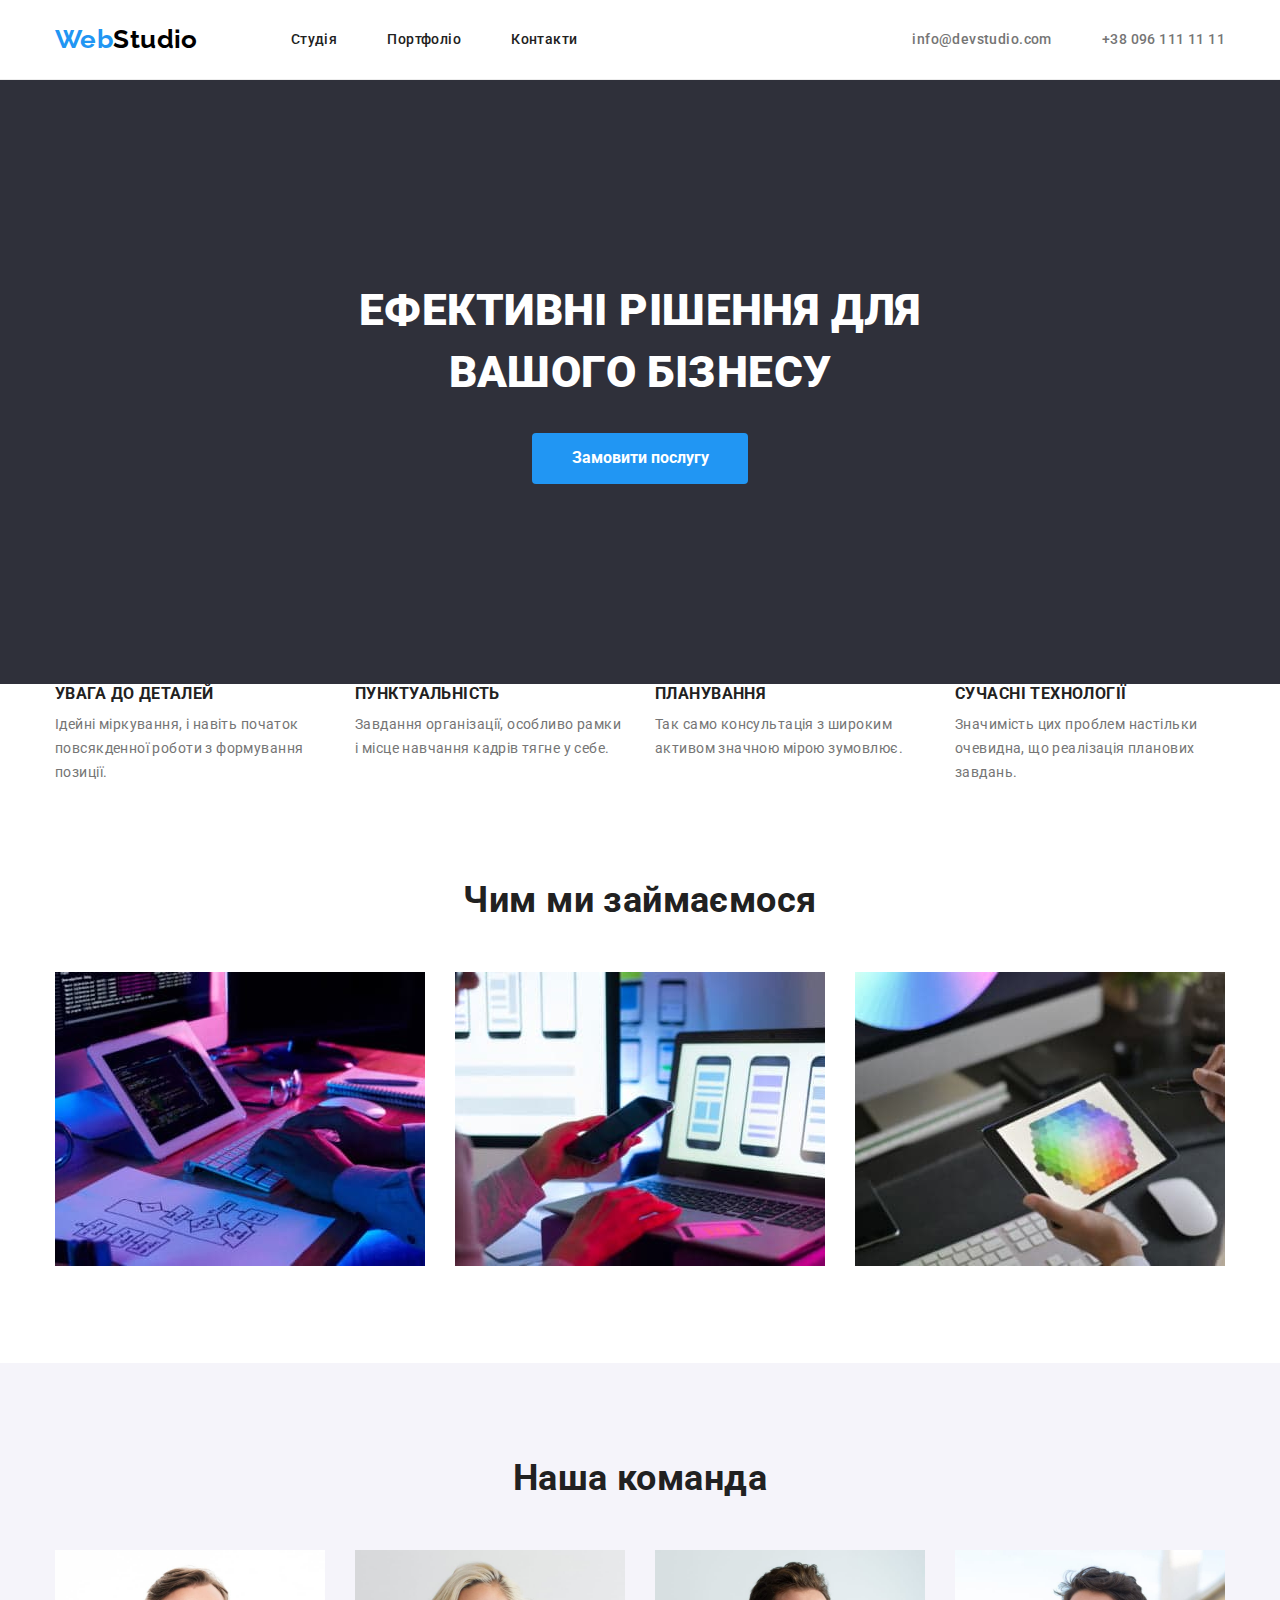
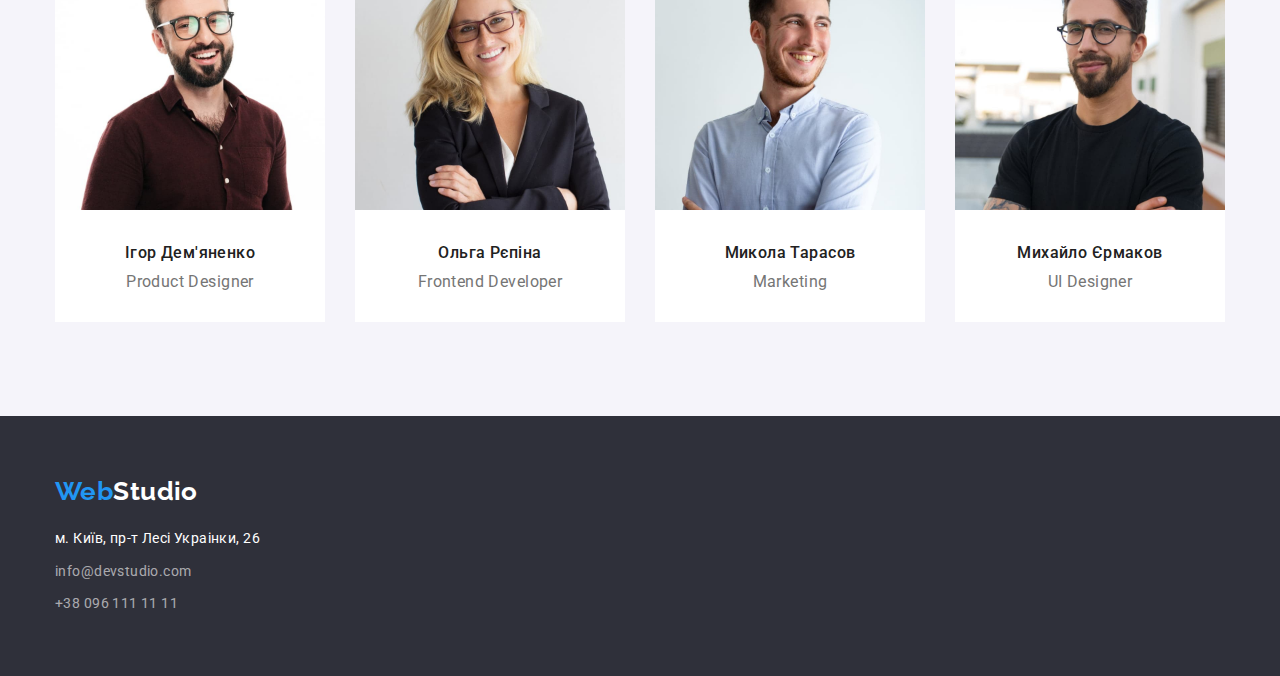
<file: index.html>
<!DOCTYPE html>
<html lang="uk">
  <head>
    <meta charset="UTF-8" />
    <meta http-equiv="X-UA-Compatible" content="IE=edge" />
    <meta name="viewport" content="width=device-width, initial-scale=1.0" />
    <title>Main Page</title>
    <link rel="preconnect" href="https://fonts.googleapis.com" />
    <link rel="preconnect" href="https://fonts.gstatic.com" crossorigin />
    <link
      href="https://fonts.googleapis.com/css2?family=Raleway:wght@700&family=Roboto:wght@400;500;700;900&display=swap"
      rel="stylesheet"
    />
    <link
      rel="stylesheet"
      href="https://cdnjs.cloudflare.com/ajax/libs/modern-normalize/1.1.0/modern-normalize.min.css"
    />
    <link rel="stylesheet" href="./css/styles.css" />
  </head>
  <body>
    <!--Header-->
    <header class="header">
      <div class="container top">
        <nav class="main-nav">
          <a class="logo" href="" lang="en">Web<span>Studio</span></a>
          <ul class="unstyled-navlist">
            <li class="item">
              <a class="nav-link current" href="">Студія</a>
            </li>
            <li class="item">
              <a
                class="nav-link"
                rel="noopener noreferrer nofollow"
                href="./portfolio.html"
                >Портфоліо</a
              >
            </li>
            <li class="item"><a class="nav-link" href="">Контакти</a></li>
          </ul>
        </nav>
        <ul class="contact-list">
          <li class="item">
            <a class="contact-link" href="mailto:info@devstudio.com"
              >info@devstudio.com</a
            >
          </li>
          <li class="item">
            <a class="contact-link" href="tel:+380961111111"
              >+38 096 111 11 11</a
            >
          </li>
        </ul>
      </div>
    </header>
    <!--Board-->

    <main>
      <section class="hero">
        <div class="container">
          <h1 class="headline">Ефективні рішення для вашого бізнесу</h1>
          <button type="button" class="main-button">Замовити послугу</button>
        </div>
      </section>
      <!--Values-->
      <section class="section">
        <div class="container">
          <h2 class="visually-hidden">Наші особливості</h2>
          <ul class="unstyled-list features">
            <li class="item">
              <h3 class="caption">Увага до деталей</h3>
              <p class="desc">
                Ідейні міркування, і навіть початок повсякденної роботи з
                формування позиції.
              </p>
            </li>
            <li class="item">
              <h3 class="caption">Пунктуальність</h3>
              <p class="desc">
                Завдання організації, особливо рамки і місце навчання кадрів
                тягне у себе.
              </p>
            </li>
            <li class="item">
              <h3 class="caption">Планування</h3>
              <p class="desc">
                Так само консультація з широким активом значною мірою зумовлює.
              </p>
            </li>
            <li class="item">
              <h3 class="caption">Сучасні технології</h3>
              <p class="desc">
                Значимість цих проблем настільки очевидна, що реалізація
                планових завдань.
              </p>
            </li>
          </ul>
        </div>
      </section>
      <!--What we do-->
      <section class="section">
        <div class="container">
          <h2 class="subject">Чим ми займаємося</h2>
          <ul class="unstyled-list about-us">
            <li class="item">
              <img
                class="image"
                src="./images/image-1.jpg"
                alt="верстка"
                width="370"
              />
            </li>
            <li class="item">
              <img
                class="image"
                src="./images/image-2.jpg"
                alt="створення прототипів"
                width="370"
              />
            </li>
            <li class="item">
              <img
                class="image"
                src="./images/image-3.jpg"
                alt="дизайн"
                width="370"
              />
            </li>
          </ul>
        </div>
      </section>
      <!--Team-->
      <section class="team-section">
        <div class="container">
          <h2 class="subject">Наша команда</h2>
          <ul class="unstyled-list team">
            <li class="card-item">
              <img
                class="image"
                src="./images/image-4.jpg"
                alt="член команди"
                width="270"
              />
              <div class="team-div">
              <h3 class="name">Ігор Дем'яненко</h3>
              <p class="position">Product Designer</p>
            </div>
            </li>
            <li class="card-item">
              <img
                class="image"
                src="./images/image-5.jpg"
                alt="член команди"
                width="270"
              />
              <div class="team-div">
              <h3 class="name">Ольга Рєпіна</h3>
              <p class="position">Frontend Developer</p>
            </div>
            </li>
            <li class="card-item">
              <img
                class="image"
                src="./images/image-6.jpg"
                alt="член команди"
                width="270"
              />
              <div class="team-div">
              <h3 class="name">Микола Тарасов</h3>
              <p class="position">Marketing</p>
            </div>
            </li>
            <li class="card-item">
              <img
                class="image"
                src="./images/image-7.jpg"
                alt="член команди"
                width="270"
              />
              <div class="team-div">
              <h3 class="name">Михайло Єрмаков</h3>
              <p class="position">UI Designer</p>
            </div>
            </li>
          </ul>
        </div>
      </section>
    </main>

    <!--Footer-->
    <footer class="footer">
      <div class="container">
        <a class="footer-logo" href="" lang="en">Web<span>Studio</span></a>
        <address>
          <ul class="unstyled-list">
            <li class="address">
              <a
                class="address"
                href="https://goo.gl/maps/CPtrU1FHBa2aNyZL9"
                target="_blank"
                rel="noopener noreferrer nofollow"
                >м. Київ, пр-т Лесі Украінки, 26</a
              >
            </li>
            <li class="address-item">
              <a class="address-link" href="mailto:info@devstudio.com"
                >info@devstudio.com</a
              >
            </li>
            <li class="address-item">
              <a class="address-link" href="tel:+380961111111"
                >+38 096 111 11 11</a
              >
            </li>
          </ul>
        </address>
      </div>
    </footer>
  </body>
</html>
</file>
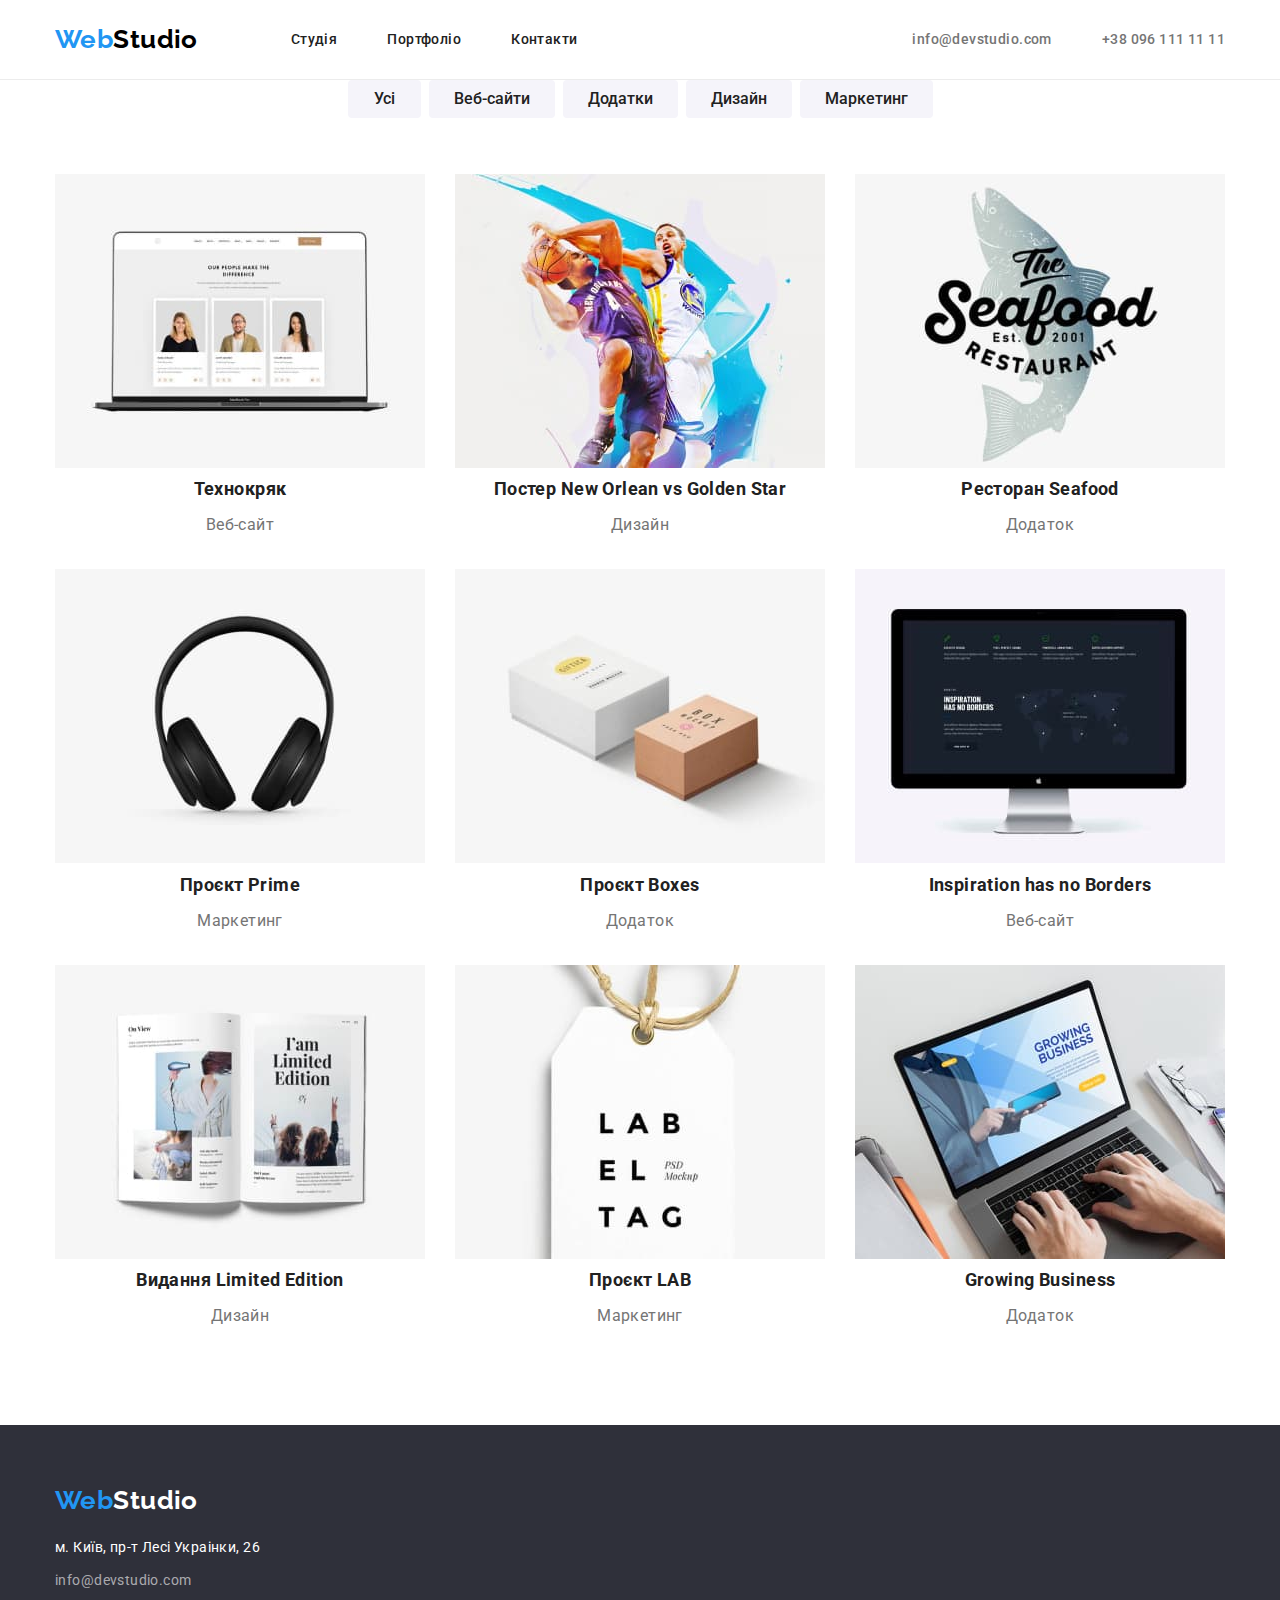
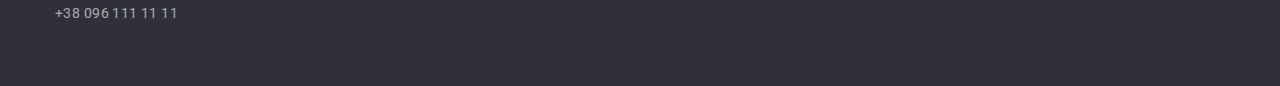
<file: portfolio.html>
<!DOCTYPE html>
<html lang="uk">
  <head>
    <meta charset="UTF-8" />
    <meta http-equiv="X-UA-Compatible" content="IE=edge" />
    <meta name="viewport" content="width=device-width, initial-scale=1.0" />
    <title>Portfolio</title>
    <link rel="preconnect" href="https://fonts.googleapis.com" />
    <link rel="preconnect" href="https://fonts.gstatic.com" crossorigin />
    <link
      href="https://fonts.googleapis.com/css2?family=Raleway:wght@700&family=Roboto:wght@400;500;700;900&display=swap"
      rel="stylesheet"
    />
    <link
      rel="stylesheet"
      href="https://cdnjs.cloudflare.com/ajax/libs/modern-normalize/1.1.0/modern-normalize.min.css"
    />
    <link rel="stylesheet" href="./css/styles.css" />
  </head>
  <body class="body">
    <!--Header-->
    <header class="header">
      <div class="container top">
        <nav class="main-nav">
          <a class="logo" href="" lang="en">Web<span>Studio</span></a>
          <ul class="unstyled-navlist">
            <li class="item">
              <a
                class="nav-link"
                href="./index.html"
                rel="noopener noreferrer nofollow"
                >Студія</a
              >
            </li>
            <li class="item">
              <a class="nav-link current" href="">Портфоліо</a>
            </li>
            <li class="item"><a class="nav-link" href="">Контакти</a></li>
          </ul>
        </nav>
        <ul class="contact-list">
          <li class="item">
            <a class="contact-link" href="mailto:info@devstudio.com"
              >info@devstudio.com</a
            >
          </li>
          <li class="item">
            <a class="contact-link" href="tel:+380961111111"
              >+38 096 111 11 11</a
            >
          </li>
        </ul>
      </div>
    </header>

    <main class="main">
      <!--Portfolio-->
      <section class="section portfolio-section">
        <div class="container portfolio-container">
          <h1 class="visually-hidden">Портфоліо</h1>
          <ul class="unstyled-list buttons-list">
            <li class="item-button"><button type="button">Усі</button></li>
            <li class="item-button">
              <button type="button">Веб-сайти</button>
            </li>
            <li class="item-button"><button type="button">Додатки</button></li>
            <li class="item-button"><button type="button">Дизайн</button></li>
            <li class="item-button">
              <button type="button">Маркетинг</button>
            </li>
          </ul>

          <ul class="unstyled-list portfolio-list">
            <li class="card">
              <img
                class="image"
                src="./images/img-1.jpg"
                alt="приклад вебсайту"
                width="370"
              />
              <h2 class="title">Технокряк</h2>
              <p class="subtitle">Веб-сайт</p>
            </li>
            <li class="card">
              <img
                class="image"
                src="./images/img-2.jpg"
                alt="спортивний постер"
                width="370"
              />
              <h2 class="title">
                Постер <span lang="en">New Orlean vs Golden Star</span>
              </h2>
              <p class="subtitle">Дизайн</p>
            </li>
            <li class="card">
              <img
                class="image"
                src="./images/img-3.jpg"
                alt="лого ресторану"
                width="370"
              />
              <h2 class="title">Ресторан <span lang="en">Seafood</span></h2>
              <p class="subtitle">Додаток</p>
            </li>
            <li class="card">
              <img
                class="image"
                src="./images/img-4.jpg"
                alt="навушники"
                width="370"
              />
              <h2 class="title">Проєкт <span lang="en">Prime</span></h2>
              <p class="subtitle">Маркетинг</p>
            </li>
            <li class="card">
              <img
                class="image"
                src="./images/img-5.jpg"
                alt="коробки"
                width="370"
              />
              <h2 class="title">Проєкт <span lang="en">Boxes</span></h2>
              <p class="subtitle">Додаток</p>
            </li>
            <li class="card">
              <img
                class="image"
                src="./images/img-6.jpg"
                alt="приклад вебсайту"
                width="370"
              />
              <h2 class="title">Inspiration has no Borders</h2>
              <p class="subtitle">Веб-сайт</p>
            </li>
            <li class="card">
              <img
                class="image"
                src="./images/img-7.jpg"
                alt="журнал"
                width="370"
              />
              <h2 class="title">
                Видання <span lang="en">Limited Edition</span>
              </h2>
              <p class="subtitle">Дизайн</p>
            </li>
            <li class="card">
              <img
                class="image"
                src="./images/img-8.jpg"
                alt="ярлик"
                width="370"
              />
              <h2 class="title">Проєкт <span lang="en">LAB</span></h2>
              <p class="subtitle">Маркетинг</p>
            </li>
            <li class="card">
              <img
                class="image"
                src="./images/img-9.jpg"
                alt="бізнес-додаток"
                width="370"
              />
              <h2 class="title">Growing Business</h2>
              <p class="subtitle">Додаток</p>
            </li>
          </ul>
        </div>
      </section>
    </main>

    <!--Footer-->
    <footer class="footer">
      <div class="container">
        <a class="footer-logo" href="" lang="en">Web<span>Studio</span></a>
        <address>
          <ul class="unstyled-list">
            <li class="address">
              <a
                class="address"
                href="https://goo.gl/maps/CPtrU1FHBa2aNyZL9"
                target="_blank"
                rel="noopener noreferrer nofollow"
                >м. Київ, пр-т Лесі Украінки, 26</a
              >
            </li>
            <li class="address-item">
              <a class="address-link" href="mailto:info@devstudio.com"
                >info@devstudio.com</a
              >
            </li>
            <li class="address-item">
              <a class="address-link" href="tel:+380961111111"
                >+38 096 111 11 11</a
              >
            </li>
          </ul>
        </address>
      </div>
    </footer>
  </body>
</html>
</file>
<file: css/styles.css>
:root {
  --primary-text-color: #757575;
  --title-text-color: #212121;
  --accent-color: #2196f3;
  --primary-color: #f5f5f5;
  --primary-white-color: #ffffff;
  --dark-color: #2f303a;
  --light-grey-color: #f5f4fa;
  --black-color: #000000;
  --footer-text-color: rgba(255, 255, 255, 0.6);
  --button-hover: #188ce8;
  --border-bottom: #ececec;
}

body {
  background-color: var(--primary-white-color);
  font-family: "Roboto", sans-serif;
  font-size: 14px;
  letter-spacing: 0.03em;
  color: var(--primary-text-color);

}
image {
  display: block;
}

h1,
h2,
h3,
h4,
h5,
h6,
p,
ul {
  margin: 0;
  padding: 0;
}
header{
  border-bottom: 1px solid var(--border-bottom);
}
.header {
  background-color: var(--primary-white-color);
  min-height: 80px;
  display: flex;
}

/*Logo*/
.top {
  display: flex;
  align-items: center;
}
.logo {
  margin-right: 93px;

  text-decoration: none;
  font-family: "Raleway", sans-serif;
  font-weight: 700;
  font-size: 26px;
  line-height: 1.2;
  color: var(--accent-color);
}
.current {
  color: var(--accent-color);
}
.logo span {
  color: var(--black-color);
}
.container {
  width: 1200px;
  padding-right: 15px;
  padding-left: 15px;
  margin-left: auto;
  margin-right: auto;
}

/*Nav*/
.main-nav {
  display: flex;
  align-items: center;
}
.unstyled-navlist {
  list-style: none;
  display: flex;
  align-items: center;
}
.unstyled-list {
  list-style: none;
}
.unstyled-navlist .nav-link {
  text-decoration: none;

  font-weight: 500;
  line-height: 1.2;
  color: var(--title-text-color);
}
.unstyled-navlist .item:not(:last-child) {
  margin-right: 50px;
}

.unstyled-navlist .nav-link:hover,
.unstyled-navlist .nav-link:focus {
  color: var(--accent-color);
}

.contact-list {
  margin-left: auto;
  list-style: none;
  display: flex;
  padding: 0;
}
.contact-list .item + .item {
  margin-left: 50px;
}
.contact-list .contact-link {
  font-weight: 500;
  line-height: 1.2;
  color: var(--primary-text-color);
  text-decoration: none;
}
.contact-list .contact-link:hover,
.contact-list .contact-link:focus {
  color: var(--accent-color);
}
/*Board*/
.hero {
  background-color: var(--dark-color);
  text-align: center;
  padding-top: 200px;
  padding-bottom: 200px;
}
.headline {
  margin-bottom: 30px;
margin-left: auto;
margin-right: auto;
width: 700px;
  font-weight: 900;
  font-size: 44px;
  line-height: 1.4;

  text-transform: uppercase;
  color: var(--primary-white-color);
}

[type="button"] {
  display: inline-block;
  border-radius: 4px;
  padding: 6px 25px;
  min-width: 73px;

  font-family: inherit;
  background-color: var(--light-grey-color);
  border: none;
  font-weight: 500;
  font-size: 16px;
  line-height: 1.6;

  color: var(--title-text-color);
  cursor: pointer;
  text-align: center;
}
[type="button"]:hover,
[type="button"]:focus {
  background-color: var(--accent-color);
  color: var(--primary-white-color);
  font-family: inherit;
  box-shadow: 0px 3px 1px rgba(0, 0, 0, 0.1), 0px 1px 2px rgba(0, 0, 0, 0.08), 0px 2px 2px rgba(0, 0, 0, 0.12);;
}
.main-button {
  display: inline-block;
  border-radius: 4px;
  padding: 10px 32px;
  min-width: 216px;

  font-family: inherit;
  background-color: var(--accent-color);
  border: none;
  font-weight: 700;
  font-size: 16px;
  line-height: 1.9;

  cursor: pointer;
  text-align: center;
  color: var(--primary-white-color);
}
.main-button:focus,
.main-button:hover {
  background-color: var(--button-hover);
  font-family: inherit;
  color: var(--primary-white-color);
}
/*Section*/
.team-section {
  background-color: var(--light-grey-color);

  padding: 94px 0;
}
.section {
  padding-top: 0;
  padding-bottom: 94px;
}
.visually-hidden {
  position: absolute;
  white-space: nowrap;
  width: 1px;
  height: 1px;
  overflow: hidden;
  border: 0;
  padding: 0;
  clip: rect(0 0 0 0);
  clip-path: inset(50%);
  margin: -1px;
}

.features {
  display: flex;
  justify-content: space-between;
}
.features .item {
  width: 270px;
}
.features .item:not(:first-child) {
  margin-left: 30px;
}

.caption {
  margin-bottom: 10px;
  font-weight: 700;
  line-height: 1.2;
  text-transform: uppercase;
  color: var(--title-text-color);
}
.about-us {
  display: flex;
}
.about-us .item:not(:first-child) {
  margin-left: 30px;
}
.team {
  display: flex;
}
.team .card-item {
  width: 270px;

  text-align: center;
  background-color: var(--primary-white-color);
}
.team .card-item:not(:first-child) {
  margin-left: 30px;
}
.team-div {
  padding: 30px
}
.desc {
  line-height: 1.7;
}
.subject {
  margin-bottom: 50px;

  font-weight: 700;
  font-size: 36px;
  line-height: 1.2;
  color: var(--title-text-color);
  text-align: center;
}

.name {

  margin-bottom: 10px;
  font-weight: 500;
  font-size: 16px;
  line-height: 1.2;
  text-align: center;
  color: var(--title-text-color);
}
.position {
 
  font-size: 16px;
  line-height: 1.2;
  text-align: center;
}
.buttons-list {
  display: flex;
  justify-content: center;
}
.buttons-list {
  margin-bottom: 56px;
}
.buttons-list .item-button:not(:first-child) {
  margin-left: 8px;
}

.portfolio-list {
  display: flex;
  flex-wrap: wrap;
  padding: 0;
  margin-right: -30px;
  margin-bottom: -30px;
}
.card {
  width: 370px;
  margin-right: 30px;
  margin-bottom: 30px;

  text-align: center;
  background-color: var(--primary-white-color);
}


.footer {
  background-color: var(--dark-color);
  padding-top: 60px;
  padding-bottom: 60px;
  min-height: 252px;
  display: flex;
}
.footer-logo {
  text-decoration: none;
  font-family: "Raleway", sans-serif;
  font-weight: 700;
  font-size: 26px;
  line-height: 1.2;
  color: var(--accent-color);
}
.footer-logo span {
  color: var(--primary-white-color);
}

.address-link {
  text-decoration: none;
  font-style: normal;
  line-height: 1.7;
  color: var(--footer-text-color);
}
.address-link:hover,
.address-link:focus {
  color: var(--accent-color);
}
address {
  margin-top: 20px;
}
.address {
  font-style: normal;
  text-decoration: none;
  line-height: 1.7;
  margin-bottom: 9px;
  color: var(--primary-white-color);
}
.address:hover,
.address:focus {
  color: var(--accent-color);
}
.address-item:not(:last-child) {
  margin-bottom: 9px;
}
.title {
  margin-bottom: 4px;

  font-weight: 700;
  font-size: 18px;
  line-height: 2;
  color: var(--title-text-color);
}
.subtitle {
  font-size: 16px;
  line-height: 1.8;
}
</file>
